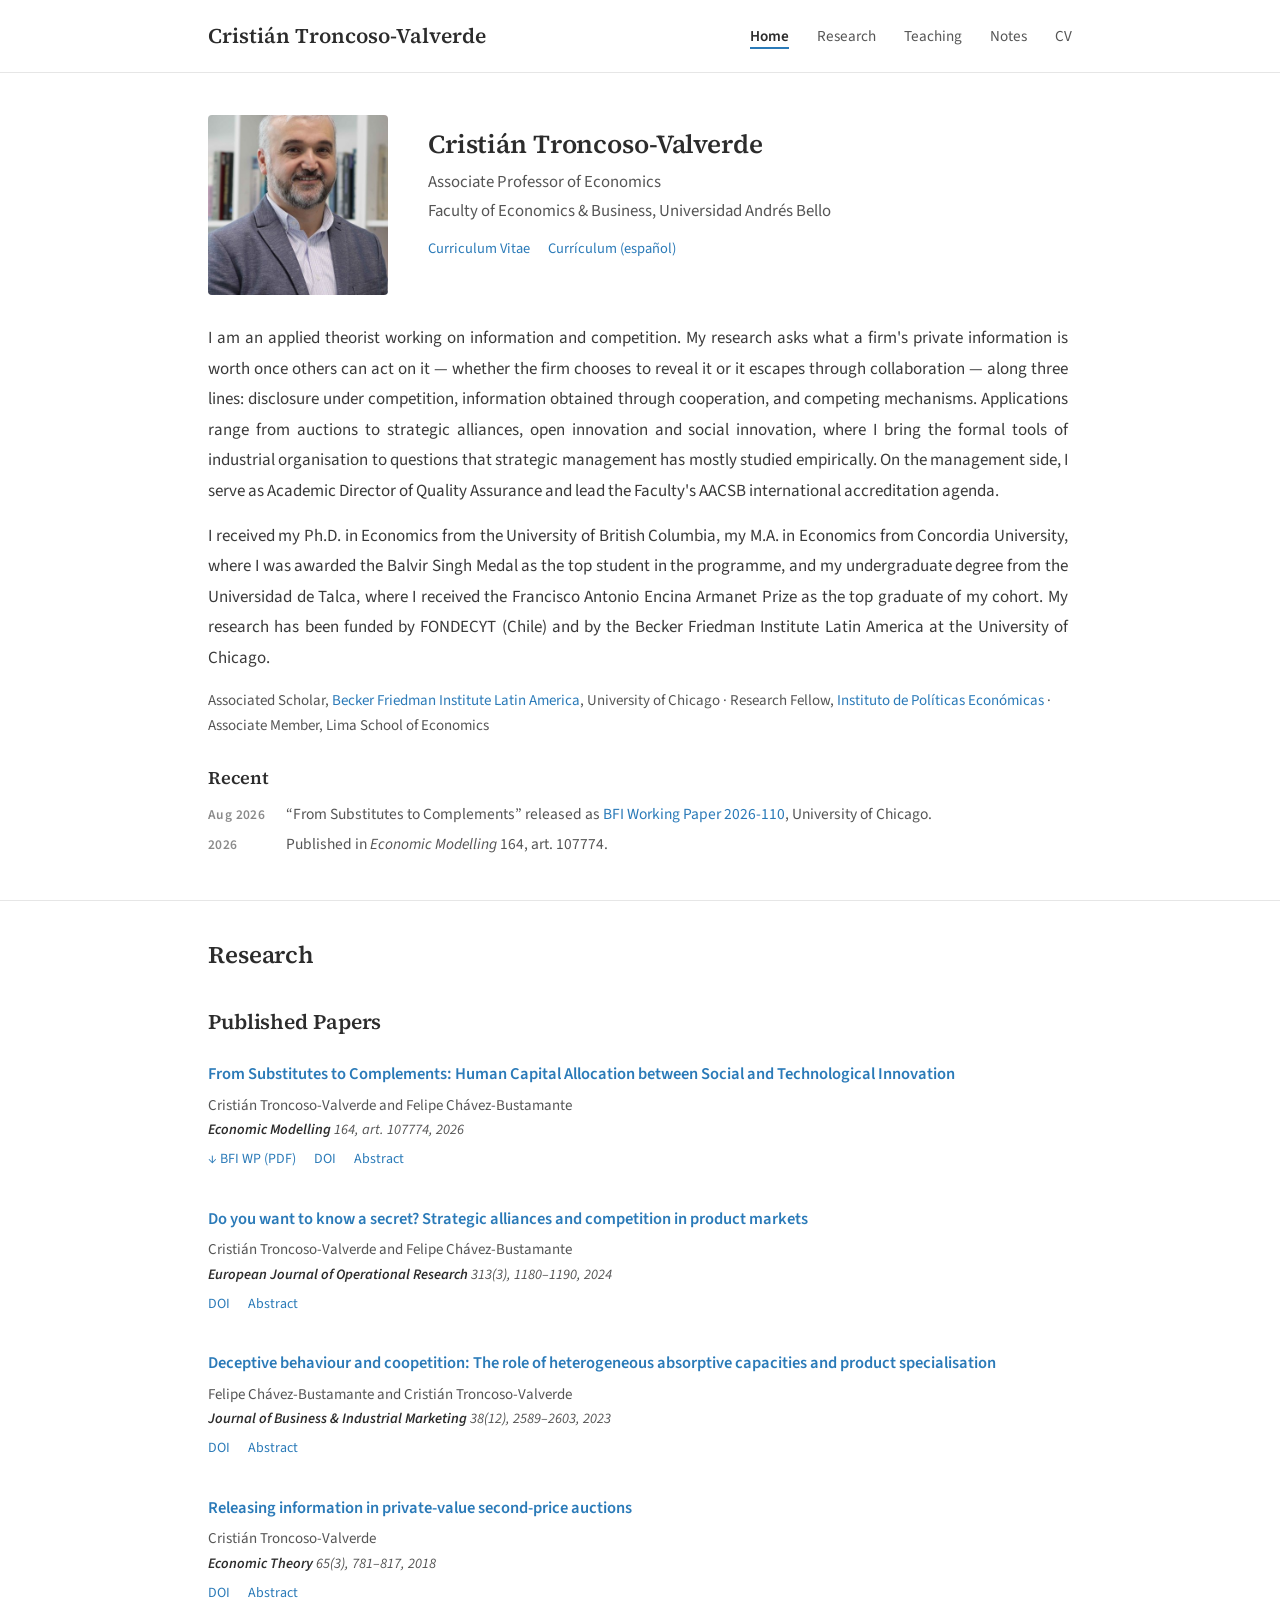
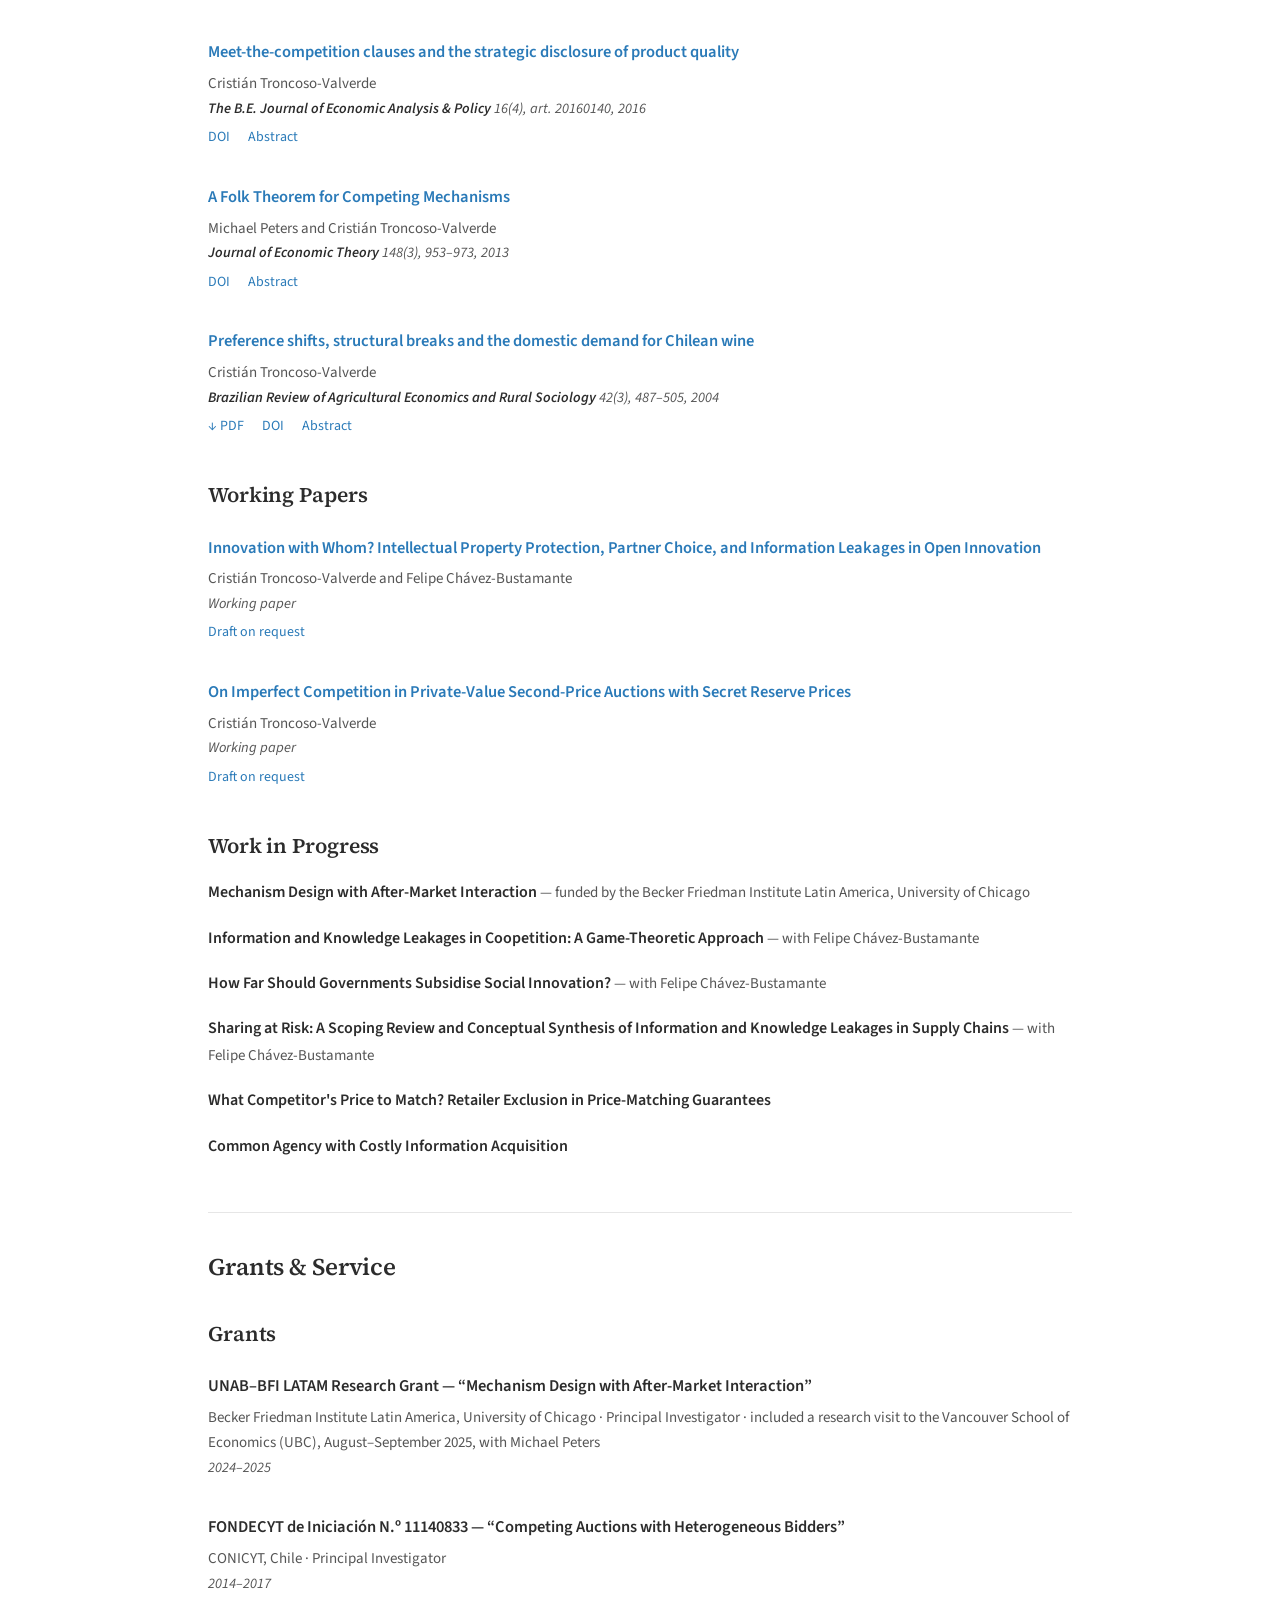
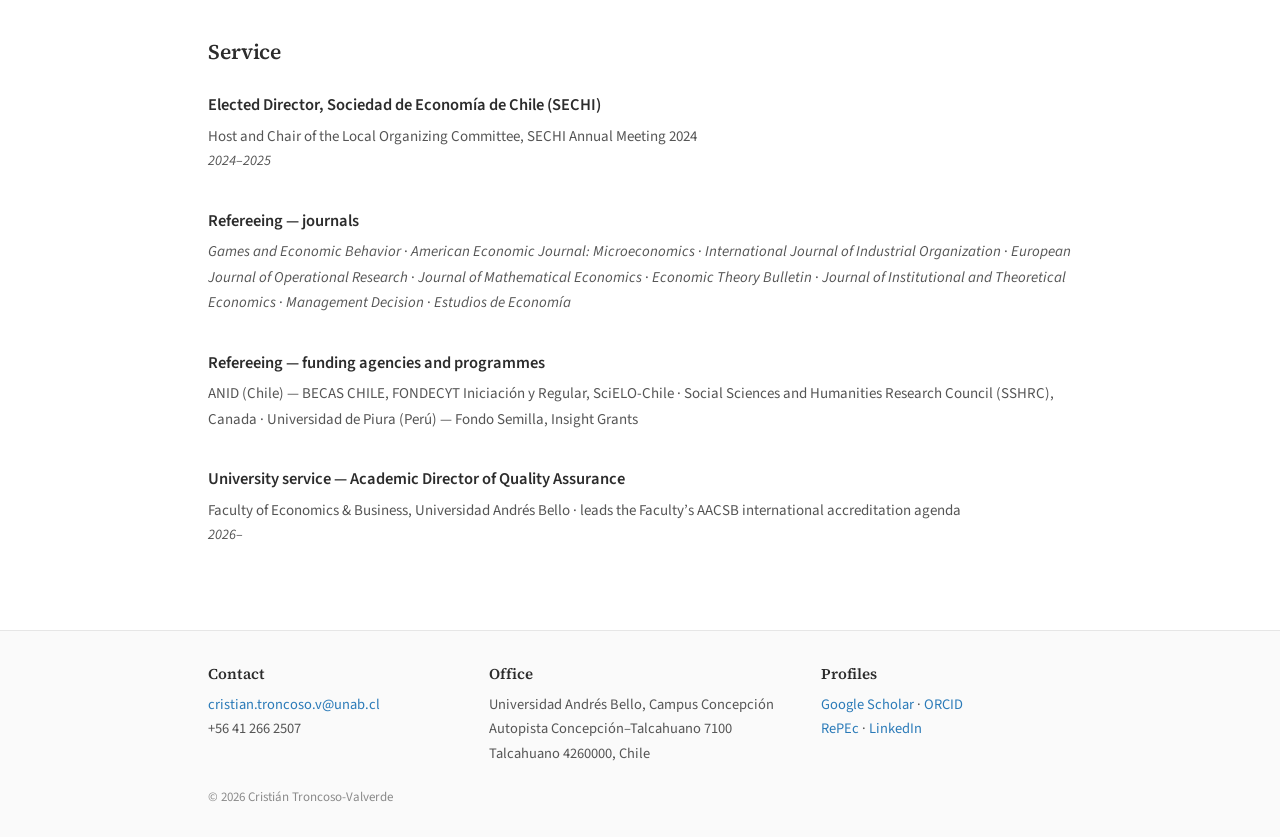
<file: index.html>
<!doctype html>
<html lang="en">
<head>
<meta charset="utf-8">
<meta name="viewport" content="width=device-width, initial-scale=1">
<title>Cristián Troncoso-Valverde — Associate Professor of Economics</title>
<meta name="description" content="Associate Professor of Economics at Universidad Andrés Bello. Information and mechanism design, industrial organization and applied theory.">
<link rel="canonical" href="https://ctroncoso-valverde.github.io/">
<meta property="og:type" content="profile">
<meta property="og:title" content="Cristián Troncoso-Valverde — Associate Professor of Economics">
<meta property="og:description" content="Associate Professor of Economics at Universidad Andrés Bello. Information and mechanism design, industrial organization and applied theory.">
<meta property="og:url" content="https://ctroncoso-valverde.github.io/">
<meta property="og:image" content="https://ctroncoso-valverde.github.io/assets/photo.jpg">
<meta name="twitter:card" content="summary">
<link rel="stylesheet" href="assets/style.css">
<script type="application/ld+json">
{"@context":"https://schema.org","@type":"Person","name":"Cristi\u00e1n Troncoso-Valverde",
"jobTitle":"Associate Professor of Economics","email":"mailto:cristian.troncoso.v@unab.cl",
"url":"https://ctroncoso-valverde.github.io/","image":"https://ctroncoso-valverde.github.io/assets/photo.jpg",
"affiliation":{"@type":"Organization","name":"Universidad Andr\u00e9s Bello, Faculty of Economics and Business"},
"alumniOf":[{"@type":"Organization","name":"The University of British Columbia"},
{"@type":"Organization","name":"Concordia University"},{"@type":"Organization","name":"Universidad de Talca"}],
"knowsAbout":["Information design","Mechanism design","Industrial organization","Applied microeconomic theory"],
"sameAs":["https://orcid.org/0000-0001-8231-6727","https://scholar.google.com/citations?user=-qR7iWAAAAAJ&hl=en","https://ideas.repec.org/e/ptr167.html","https://www.linkedin.com/in/cristi%C3%A1n-troncoso-valverde-75929161"]}
</script>
</head>
<body>
<header><div class="w"><a class="brand" href="index.html">Cristián Troncoso-Valverde</a>
<nav><a href="index.html" class="on">Home</a><a href="research.html">Research</a><a href="teaching.html">Teaching</a><a href="notes.html">Notes</a><a href="files/cv-en.pdf">CV</a></nav></div></header>
<main>
<div class="hero"><div class="w"><div class="id"><img src="[data-uri]" alt="Cristián Troncoso-Valverde">
 <div><h1>Cristián Troncoso-Valverde</h1>
 <p class="t">Associate Professor of Economics<br>Faculty of Economics &amp; Business, Universidad Andrés Bello</p>
 <p class="cvl"><a href="files/cv-en.pdf">Curriculum Vitae</a><a href="files/cv-es.pdf">Currículum (español)</a></p></div></div>
<p class="bio">I am an applied theorist working on information and competition. My research asks what a firm's private information is worth once others can act on it — whether the firm chooses to reveal it or it escapes through collaboration — along three lines: disclosure under competition, information obtained through cooperation, and competing mechanisms. Appli&shy;cations range from auctions to strategic alliances, open innovation and social innovation, where I bring the formal tools of industrial organisation to questions that strategic management has mostly studied empirically. On the management side, I serve as Academic Director of Quality Assurance and lead the Faculty's AACSB international accreditation agenda.</p>
<p class="bio">I received my Ph.D. in Economics from the University of British Columbia, my M.A. in Economics from Concordia University, where I was awarded the Balvir Singh Medal as the top student in the programme, and my undergraduate degree from the Universidad de Talca, where I received the Francisco Antonio Encina Armanet Prize as the top graduate of my cohort. My research has been funded by FONDECYT (Chile) and by the Becker Friedman Institute Latin America at the University of Chicago.</p>
<p class="aff">Associated Scholar, <a href="https://bfi.uchicago.edu/centers-programs/becker-friedman-institute-latin-america/">Becker Friedman Institute Latin America</a>, University of Chicago · Research Fellow, <a href="https://ipe.unab.cl/">Instituto de Políticas Económicas</a> · Associate Member, Lima School of Economics</p>
<div class="recent"><h4>Recent</h4>
 <p><span>Aug 2026</span>“From Substitutes to Complements” released as <a href="https://bfi.uchicago.edu/wp-content/uploads/2026/08/BFI_WP_2026-110.pdf">BFI Working Paper 2026-110</a>, University of Chicago.</p>
 <p><span>2026</span>Published in <i>Economic Modelling</i> 164, art. 107774.</p></div></div></div><div class="w body"><h2>Research</h2><h3>Published Papers</h3><div class="pp" data-l="ic"><a class="pt" href="https://doi.org/10.1016/j.econmod.2026.107774">From Substitutes to Complements: Human Capital Allocation between Social and Technological Innovation</a><div class="pa">Cristián Troncoso-Valverde and Felipe Chávez-Bustamante</div><div class="pv"><b>Economic Modelling</b> 164, art. 107774, 2026</div><div class="pl"><a href="https://bfi.uchicago.edu/wp-content/uploads/2026/08/BFI_WP_2026-110.pdf">↓ BFI WP (PDF)</a><a href="https://doi.org/10.1016/j.econmod.2026.107774">DOI</a><a class="abt" href="#" data-a="h1">Abstract</a></div><div class="abx" id="h1" hidden><p>Firms face a fundamental challenge when allocating scarce human capital between proprietary technological efficiency and social innovation. Social initiatives such as ethical sourcing and circular supply chains help build brand identity and differentiate products, but the transparency they require inevitably leaks operational know-how to competitors. We formalise the strategic relationship between these two investments and show that it is not static: at low commitment levels, the spillover dominates and the two paths act as strategic substitutes, while past a critical threshold, the resulting differentiation softens competition and amplifies the returns to technological investments, turning them into strategic complements. The transition is robust to Bertrand pricing, oligopolistic competition, and fully symmetric games. From a welfare standpoint, the market undersupplies social innovation throughout, and two talent-targeted Pigouvian subsidies exactly close the gap, offering a tractable benchmark for policy design in industries where sustainability and efficiency increasingly converge.</p></div></div><div class="pp" data-l="ic"><a class="pt" href="https://doi.org/10.1016/j.ejor.2023.10.004">Do you want to know a secret? Strategic alliances and competition in product markets</a><div class="pa">Cristián Troncoso-Valverde and Felipe Chávez-Bustamante</div><div class="pv"><b>European Journal of Operational Research</b> 313(3), 1180–1190, 2024</div><div class="pl"><a href="https://doi.org/10.1016/j.ejor.2023.10.004">DOI</a><a class="abt" href="#" data-a="h2">Abstract</a></div><div class="abx" id="h2" hidden><p>Strategic alliances make firms' boundaries permeable to information leakages that may benefit the competitive position of partnering firms. In this paper, we examine the implications of information leakage on the incentives to join a strategic alliance and the nature of competition in the product market. We show that information leakage can trigger opportunistic behaviours in which firms engage in unprofitable alliances simply because the possibility of learning sensitive information about their competitors increases the expected private rents that firms earn when competing in the product market. Thus, our findings uncover a purely informational mechanism through which information leakage affects the incentives to join a strategic alliance that does not rely on the firm's ability to absorb spillovers from other firms. We also show that the incentives to devise alliances to gain access to the partner's sensitive private information may remain even if the negatively affected firm can pursue compensation for the damage that this deceptive business practice may cause.</p></div></div><div class="pp" data-l="ic"><a class="pt" href="https://doi.org/10.1108/JBIM-05-2022-0215">Deceptive behaviour and coopetition: The role of heterogeneous absorptive capacities and product specialisation</a><div class="pa">Felipe Chávez-Bustamante and Cristián Troncoso-Valverde</div><div class="pv"><b>Journal of Business &amp; Industrial Marketing</b> 38(12), 2589–2603, 2023</div><div class="pl"><a href="https://doi.org/10.1108/JBIM-05-2022-0215">DOI</a><a class="abt" href="#" data-a="h3">Abstract</a></div><div class="abx" id="h3" hidden><p>This paper aims to study the role of absorptive capacities in coopetitive alliances that involve leakages of sensitive private knowledge regarding firms' production processes.</p><p>This paper uses a game theoretic approach to model a differentiated product market in which two firms asymmetrically informed about the economic value of a business opportunity must cooperate to exploit this opportunity. Under coopetition, firms gain access to their partners' core knowledge as the result of inevitable leakages of information. Firms differ in their absorptive capacities, which affects their abilities to leverage this new knowledge outside the collaborative activity.</p><p>Firms with superior absorptive capacities are more likely to devise alliances whose purpose is to gain access to their partners' core knowledge. This opportunistic behaviour does not disappear even if firms compensate their partners for the damages caused by this deceptive business practice. This paper also finds that a highly specialised product safeguards firms with limited absorptive capacities against these opportunistic behaviours.</p><p>This paper provides a theoretical analysis of the role that absorptive capacities and product specialisation play in influencing the emergence of opportunistic behaviours in coopetitive alliances. The theoretical analysis underscores the extent to which the risk of opportunism associated with the exploitation of a partner's specific core knowledge outside the scope of the cooperative activity affects not only the nature and intensity of market competition but also the incentives to pursue coopetitive alliances.</p></div></div><div class="pp" data-l="dc"><a class="pt" href="https://doi.org/10.1007/s00199-017-1039-y">Releasing information in private-value second-price auctions</a><div class="pa">Cristián Troncoso-Valverde</div><div class="pv"><b>Economic Theory</b> 65(3), 781–817, 2018</div><div class="pl"><a href="https://doi.org/10.1007/s00199-017-1039-y">DOI</a><a class="abt" href="#" data-a="h4">Abstract</a></div><div class="abx" id="h4" hidden><p>I investigate the incentives to release information in markets in which auctioneers running second-price auctions compete for buyers by releasing information about their products before buyers decide in which auction they wish to participate. I provide sufficient conditions for the existence of an equilibrium in which both sellers release information even if there are only two buyers in the market. This result is in contrast to previous findings reported in the literature showing that the optimal decision for a monopolist facing a fixed set of two buyers is to not release any information. Thus, the results of the paper suggest that competition between auctioneers strengthens the incentives to release information in markets in which selling mechanisms are second-price auctions.</p></div></div><div class="pp" data-l="dc"><a class="pt" href="https://doi.org/10.1515/bejeap-2016-0140">Meet-the-competition clauses and the strategic disclosure of product quality</a><div class="pa">Cristián Troncoso-Valverde</div><div class="pv"><b>The B.E. Journal of Economic Analysis &amp; Policy</b> 16(4), art. 20160140, 2016</div><div class="pl"><a href="https://doi.org/10.1515/bejeap-2016-0140">DOI</a><a class="abt" href="#" data-a="h5">Abstract</a></div><div class="abx" id="h5" hidden><p>I examine the implications of meet-the-competition clauses (MCCs) for the strategic disclosure of product quality in a duopoly in which sellers can adopt these clauses before setting their prices. I show that MCCs generate incentives for the disclosure of product quality because these clauses facilitate monopoly pricing in states of nature in which the quality of products is the same. This suggests that MCCs may encourage the disclosure of information because sellers can use them to coordinate their pricing decisions based on the information revealed through disclosure.</p></div></div><div class="pp" data-l="cm"><a class="pt" href="https://doi.org/10.1016/j.jet.2013.01.001">A Folk Theorem for Competing Mechanisms</a><div class="pa">Michael Peters and Cristián Troncoso-Valverde</div><div class="pv"><b>Journal of Economic Theory</b> 148(3), 953–973, 2013</div><div class="pl"><a href="https://doi.org/10.1016/j.jet.2013.01.001">DOI</a><a class="abt" href="#" data-a="h6">Abstract</a></div><div class="abx" id="h6" hidden><p>We provide a partial characterization of the set of outcome functions that can be supported as perfect Bayesian equilibrium in the recommendation game described in T. Yamashita, Mechanism games with multiple principals and three or more agents, <i>Econometrica</i> 78(2) (2010) 791–801. We show that the set of outcome functions that can be supported is at least as large as the set supportable by a mechanism designer in the sense of Myerson (Myerson, 1979). We show how to support random and correlated outcomes as equilibrium outcomes in the recommendation game.</p></div></div><div class="pp" data-l=""><a class="pt" href="https://doi.org/10.22004/ag.econ.342002">Preference shifts, structural breaks and the domestic demand for Chilean wine</a><div class="pa">Cristián Troncoso-Valverde</div><div class="pv"><b>Brazilian Review of Agricultural Economics and Rural Sociology</b> 42(3), 487–505, 2004</div><div class="pl"><a href="https://ageconsearch.umn.edu/record/342002/files/Cristi%C3%A1n%20Troncoso-Valverde.pdf">↓ PDF</a><a href="https://doi.org/10.22004/ag.econ.342002">DOI</a><a class="abt" href="#" data-a="h7">Abstract</a></div><div class="abx" id="h7" hidden><p>This paper investigates possible changes in Chilean domestic consumer preferences for wine through the estimation of a demand function that allows for structural breaks and regime shifts in the cointegrating relationship. Our findings support both higher own–price elasticity and higher substitutability between wine and beer after 1982, when a shift in regime in the demand function is found. We believe our findings might be due to the introduction of an increasing number of wine varieties in Chile during the last two decades. We argue that more wine varieties affect domestic consumer preferences by altering the product diversity available in the domestic market.</p></div></div><h3>Working Papers</h3><div class="pp" data-l="ic"><a class="pt" href="mailto:cristian.troncoso.v@unab.cl">Innovation with Whom? Intellectual Property Protection, Partner Choice, and Information Leakages in Open Innovation</a><div class="pa">Cristián Troncoso-Valverde and Felipe Chávez-Bustamante</div><div class="pv">Working paper</div><div class="pl"><a href="mailto:cristian.troncoso.v@unab.cl">Draft on request</a></div></div><div class="pp" data-l="dc"><a class="pt" href="mailto:cristian.troncoso.v@unab.cl">On Imperfect Competition in Private-Value Second-Price Auctions with Secret Reserve Prices</a><div class="pa">Cristián Troncoso-Valverde</div><div class="pv">Working paper</div><div class="pl"><a href="mailto:cristian.troncoso.v@unab.cl">Draft on request</a></div></div><h3>Work in Progress</h3><div class="pp wip" data-l="cm"><span class="wt">Mechanism Design with After-Market Interaction</span> <span class=wa>— funded by the Becker Friedman Institute Latin America, University of Chicago</span></div><div class="pp wip" data-l="ic"><span class="wt">Information and Knowledge Leakages in Coopetition: A Game-Theoretic Approach</span> <span class=wa>— with Felipe Chávez-Bustamante</span></div><div class="pp wip" data-l="ic"><span class="wt">How Far Should Governments Subsidise Social Innovation?</span> <span class=wa>— with Felipe Chávez-Bustamante</span></div><div class="pp wip" data-l="ic"><span class="wt">Sharing at Risk: A Scoping Review and Conceptual Synthesis of Information and Knowledge Leakages in Supply Chains</span> <span class=wa>— with Felipe Chávez-Bustamante</span></div><div class="pp wip" data-l="dc"><span class="wt">What Competitor's Price to Match? Retailer Exclusion in Price-Matching Guarantees</span></div><div class="pp wip" data-l="cm"><span class="wt">Common Agency with Costly Information Acquisition</span></div><h2 class="sp">Grants &amp; Service</h2><h3>Grants</h3>
<div class="pp"><span class="pt0">UNAB–BFI LATAM Research Grant — “Mechanism Design with After-Market Interaction”</span><div class="pa">Becker Friedman Institute Latin America, University of Chicago · Principal Investigator · included a research visit to the Vancouver School of Economics (UBC), August–September 2025, with Michael Peters</div><div class="pv">2024–2025</div></div>
<div class="pp"><span class="pt0">FONDECYT de Iniciación N.º 11140833 — “Competing Auctions with Heterogeneous Bidders”</span><div class="pa">CONICYT, Chile · Principal Investigator</div><div class="pv">2014–2017</div></div>
<h3>Service</h3>
<div class="pp"><span class="pt0">Elected Director, Sociedad de Economía de Chile (SECHI)</span><div class="pa">Host and Chair of the Local Organizing Committee, SECHI Annual Meeting 2024</div><div class="pv">2024–2025</div></div>
<div class="pp"><span class="pt0">Refereeing — journals</span><div class="pa"><i>Games and Economic Behavior</i> · <i>American Economic Journal: Microeconomics</i> · <i>International Journal of Industrial Organization</i> · <i>European Journal of Operational Research</i> · <i>Journal of Mathematical Economics</i> · <i>Economic Theory Bulletin</i> · <i>Journal of Institutional and Theoretical Economics</i> · <i>Management Decision</i> · <i>Estudios de Economía</i></div></div>
<div class="pp"><span class="pt0">Refereeing — funding agencies and programmes</span><div class="pa">ANID (Chile) — BECAS CHILE, FONDECYT Iniciación y Regular, SciELO-Chile · Social Sciences and Humanities Research Council (SSHRC), Canada · Universidad de Piura (Perú) — Fondo Semilla, Insight Grants</div></div>
<div class="pp"><span class="pt0">University service — Academic Director of Quality Assurance</span><div class="pa">Faculty of Economics &amp; Business, Universidad Andrés Bello · leads the Faculty’s AACSB international accreditation agenda</div><div class="pv">2026–</div></div></div>
</main>
<footer><div class="w"><div class="fc">
<div><h4>Contact</h4><p><a href="mailto:cristian.troncoso.v@unab.cl">cristian.troncoso.v@unab.cl</a><br>+56 41 266 2507</p></div>
<div><h4>Office</h4><p>Universidad Andrés Bello, Campus Concepción<br>Autopista Concepción–Talcahuano 7100<br>Talcahuano 4260000, Chile</p></div>
<div><h4>Profiles</h4><p><a href="https://scholar.google.com/citations?user=-qR7iWAAAAAJ&amp;hl=en">Google Scholar</a> · <a href="https://orcid.org/0000-0001-8231-6727">ORCID</a><br><a href="https://ideas.repec.org/e/ptr167.html">RePEc</a> · <a href="https://www.linkedin.com/in/cristi%C3%A1n-troncoso-valverde-75929161">LinkedIn</a></p></div>
</div><p class="copy">© 2026 Cristián Troncoso-Valverde</p></div></footer>
<script src="assets/site.js"></script>
</body>
</html>
</file>
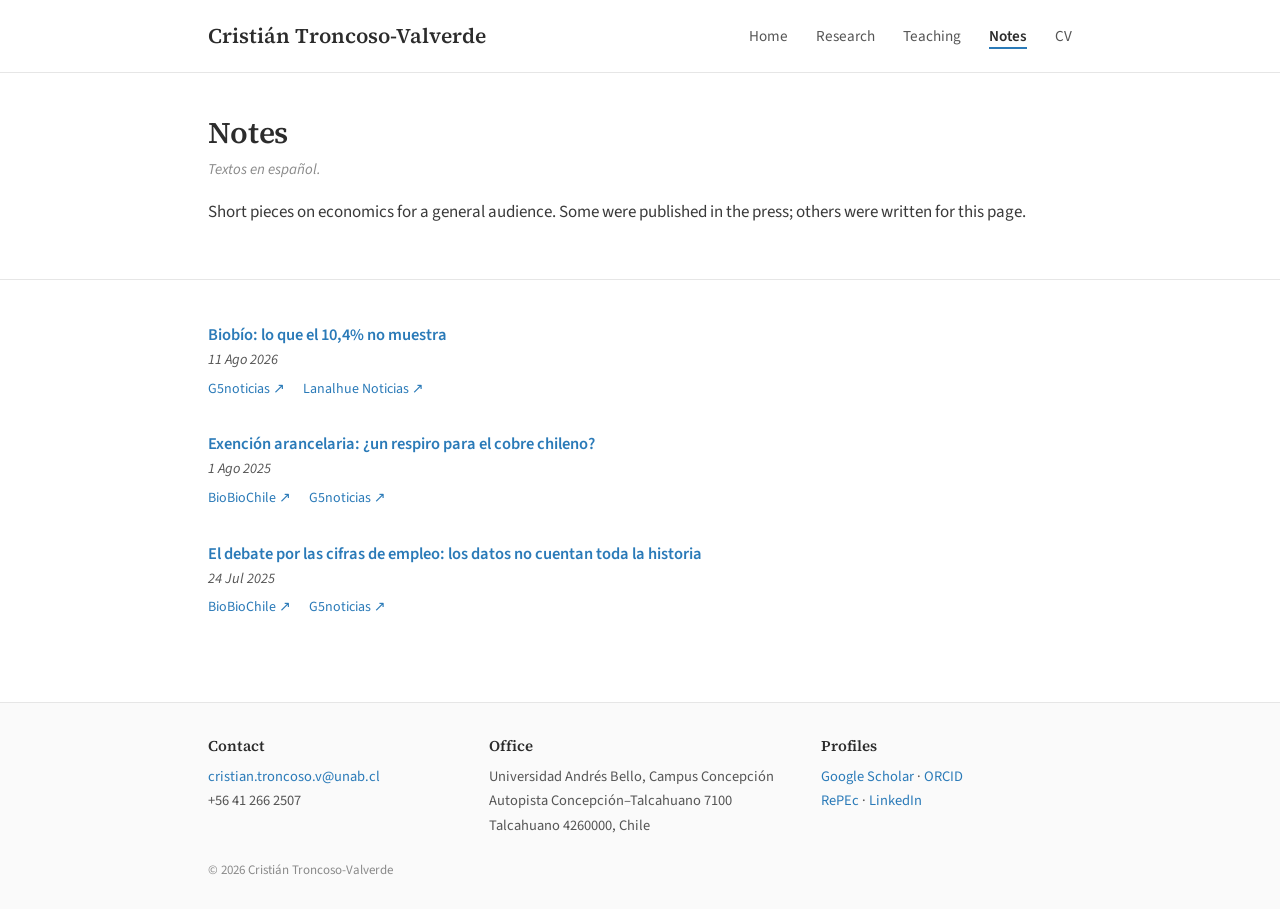
<file: notes.html>
<!doctype html>
<html lang="en">
<head>
<meta charset="utf-8">
<meta name="viewport" content="width=device-width, initial-scale=1">
<title>Notes — Cristián Troncoso-Valverde</title>
<meta name="description" content="Short pieces on economics for a general audience, written in Spanish. Some were published in the press; others were written for this page.">
<link rel="canonical" href="https://ctroncoso-valverde.github.io/notes.html">
<meta property="og:type" content="profile">
<meta property="og:title" content="Notes — Cristián Troncoso-Valverde">
<meta property="og:description" content="Short pieces on economics for a general audience, written in Spanish.">
<meta property="og:url" content="https://ctroncoso-valverde.github.io/notes.html">
<meta property="og:image" content="https://ctroncoso-valverde.github.io/assets/photo.jpg">
<meta name="twitter:card" content="summary">
<link rel="stylesheet" href="assets/style.css">
</head>
<body>
<header><div class="w"><a class="brand" href="index.html">Cristián Troncoso-Valverde</a>
<nav><a href="index.html">Home</a><a href="research.html">Research</a><a href="teaching.html">Teaching</a><a href="notes.html" class="on">Notes</a><a href="files/cv-en.pdf">CV</a></nav></div></header>
<main>
<div class="hero"><div class="w"><h1>Notes</h1><p class="sub">Textos en español.</p>
<p class="bio">Short pieces on economics for a general audience. Some were published in the press; others were written for this page.</p></div></div><div class="w body"><div class="notes">
<!-- NOTES:START -->
    <div class="row" data-date="2026-08-11"><div class="d">11 Ago 2026</div>
      <p class="ti"><a href="https://g5noticias.cl/2026/08/11/biobio-lo-que-el-104-no-muestra-por-cristian-troncoso-valverde-profesor-asociado-facultad-de-economia-y-negocios-universidad-andres-bello/">Biobío: lo que el 10,4% no muestra</a></p>
      <div class="lk"><a class="ext" href="https://g5noticias.cl/2026/08/11/biobio-lo-que-el-104-no-muestra-por-cristian-troncoso-valverde-profesor-asociado-facultad-de-economia-y-negocios-universidad-andres-bello/">G5noticias</a><a class="ext" href="https://www.lanalhuenoticias.cl/leenota.php?noti=17923">Lanalhue Noticias</a></div></div>
    <div class="row" data-date="2025-08-01"><div class="d">1 Ago 2025</div>
      <p class="ti"><a href="https://www.biobiochile.cl/noticias/opinion/tu-voz/2025/08/01/arancel-al-cobre-eeuu-chile-economia.shtml">Exención arancelaria: ¿un respiro para el cobre chileno?</a></p>
      <div class="lk"><a class="ext" href="https://www.biobiochile.cl/noticias/opinion/tu-voz/2025/08/01/arancel-al-cobre-eeuu-chile-economia.shtml">BioBioChile</a><a class="ext" href="https://g5noticias.cl/2025/08/03/exencion-arancelaria-un-respiro-para-el-cobre-chileno-por-cristian-troncoso-valverde-instituto-de-politicas-economicas-facultad-de-economia-y-negocios-universidad-andres-bello/">G5noticias</a></div></div>
    <div class="row" data-date="2025-07-24"><div class="d">24 Jul 2025</div>
      <p class="ti"><a href="https://www.biobiochile.cl/noticias/opinion/tu-voz/2025/07/24/debate-por-cifras-de-empleo-jara-matthei.shtml">El debate por las cifras de empleo: los datos no cuentan toda la historia</a></p>
      <div class="lk"><a class="ext" href="https://www.biobiochile.cl/noticias/opinion/tu-voz/2025/07/24/debate-por-cifras-de-empleo-jara-matthei.shtml">BioBioChile</a><a class="ext" href="https://g5noticias.cl/2025/07/25/el-debate-por-las-cifras-de-empleo-por-cristian-troncoso-valverde-instituto-de-politicas-economicas-facultad-de-economia-y-negocios-universidad-andres-bello/">G5noticias</a></div></div>
<!-- NOTES:END -->
</div></div>
</main>
<footer><div class="w"><div class="fc">
<div><h4>Contact</h4><p><a href="mailto:cristian.troncoso.v@unab.cl">cristian.troncoso.v@unab.cl</a><br>+56 41 266 2507</p></div>
<div><h4>Office</h4><p>Universidad Andrés Bello, Campus Concepción<br>Autopista Concepción–Talcahuano 7100<br>Talcahuano 4260000, Chile</p></div>
<div><h4>Profiles</h4><p><a href="https://scholar.google.com/citations?user=-qR7iWAAAAAJ&amp;hl=en">Google Scholar</a> · <a href="https://orcid.org/0000-0001-8231-6727">ORCID</a><br><a href="https://ideas.repec.org/e/ptr167.html">RePEc</a> · <a href="https://www.linkedin.com/in/cristi%C3%A1n-troncoso-valverde-75929161">LinkedIn</a></p></div>
</div><p class="copy">© 2026 Cristián Troncoso-Valverde</p></div></footer>
</body>
</html>
</file>
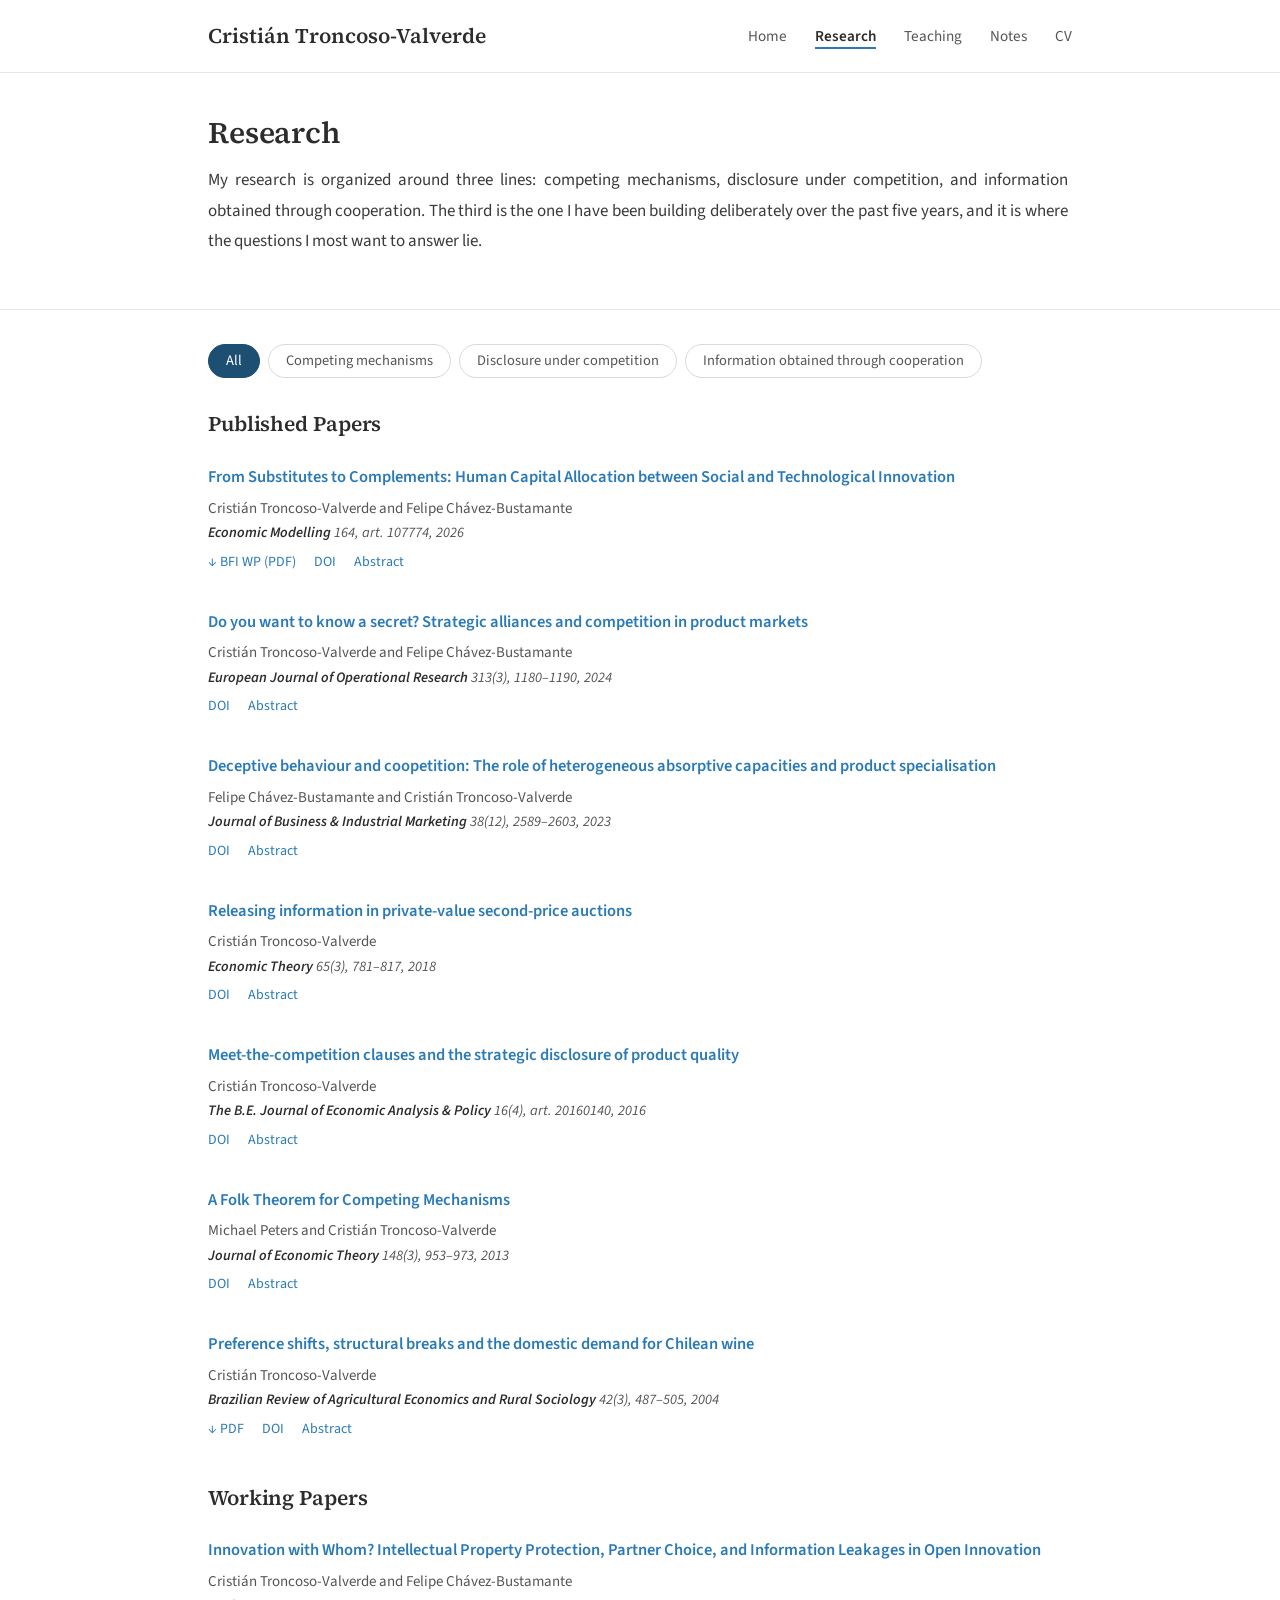
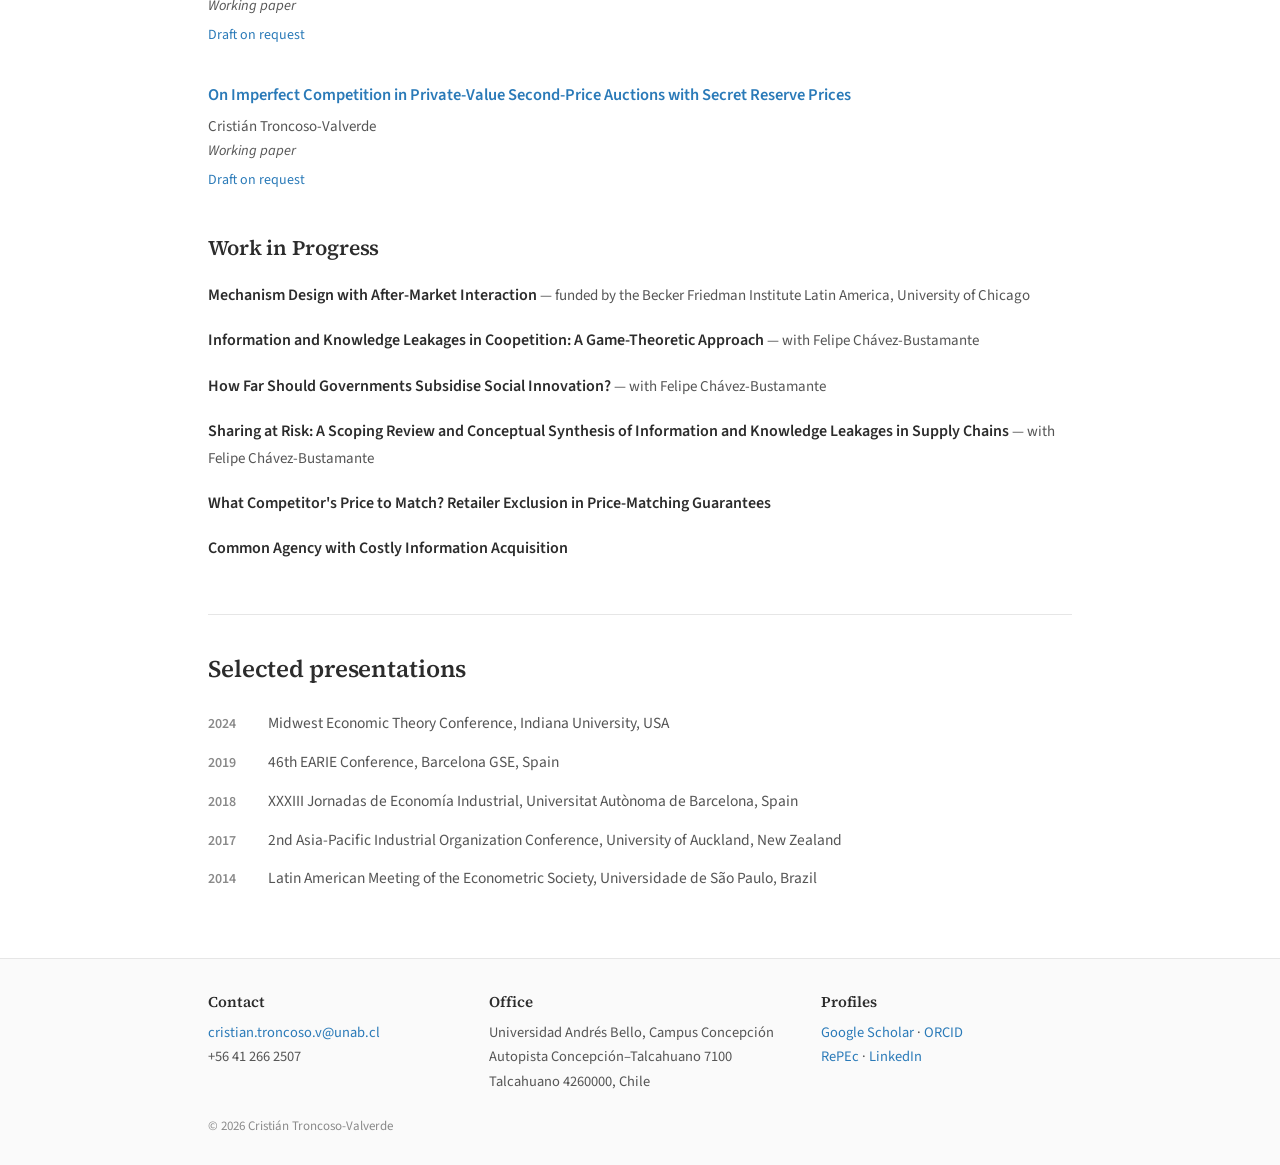
<file: research.html>
<!doctype html>
<html lang="en">
<head>
<meta charset="utf-8">
<meta name="viewport" content="width=device-width, initial-scale=1">
<title>Research — Cristián Troncoso-Valverde</title>
<meta name="description" content="Three research lines: competing mechanisms, disclosure under competition, and information obtained through cooperation.">
<link rel="canonical" href="https://ctroncoso-valverde.github.io/research.html">
<meta property="og:type" content="profile">
<meta property="og:title" content="Research — Cristián Troncoso-Valverde">
<meta property="og:description" content="Three research lines: competing mechanisms, disclosure under competition, and information obtained through cooperation.">
<meta property="og:url" content="https://ctroncoso-valverde.github.io/research.html">
<meta property="og:image" content="https://ctroncoso-valverde.github.io/assets/photo.jpg">
<meta name="twitter:card" content="summary">
<link rel="stylesheet" href="assets/style.css">
</head>
<body>
<header><div class="w"><a class="brand" href="index.html">Cristián Troncoso-Valverde</a>
<nav><a href="index.html">Home</a><a href="research.html" class="on">Research</a><a href="teaching.html">Teaching</a><a href="notes.html">Notes</a><a href="files/cv-en.pdf">CV</a></nav></div></header>
<main>
<div class="hero"><div class="w"><h1>Research</h1>
<p class="bio">My research is organized around three lines: competing mechanisms, disclosure under competition, and information obtained through cooperation. The third is the one I have been building deliberately over the past five years, and it is where the questions I most want to answer lie.</p></div></div><div class="w body"><div class="chips"><button class="on" data-f="all">All</button><button data-f="cm">Competing mechanisms</button><button data-f="dc">Disclosure under competition</button><button data-f="ic">Information obtained through cooperation</button></div>
<div class="flt"><div class="grp"><h3>Published Papers</h3><div class="pp" data-l="ic"><a class="pt" href="https://doi.org/10.1016/j.econmod.2026.107774">From Substitutes to Complements: Human Capital Allocation between Social and Technological Innovation</a><div class="pa">Cristián Troncoso-Valverde and Felipe Chávez-Bustamante</div><div class="pv"><b>Economic Modelling</b> 164, art. 107774, 2026</div><div class="pl"><a href="https://bfi.uchicago.edu/wp-content/uploads/2026/08/BFI_WP_2026-110.pdf">↓ BFI WP (PDF)</a><a href="https://doi.org/10.1016/j.econmod.2026.107774">DOI</a><a class="abt" href="#" data-a="r8">Abstract</a></div><div class="abx" id="r8" hidden><p>Firms face a fundamental challenge when allocating scarce human capital between proprietary technological efficiency and social innovation. Social initiatives such as ethical sourcing and circular supply chains help build brand identity and differentiate products, but the transparency they require inevitably leaks operational know-how to competitors. We formalise the strategic relationship between these two investments and show that it is not static: at low commitment levels, the spillover dominates and the two paths act as strategic substitutes, while past a critical threshold, the resulting differentiation softens competition and amplifies the returns to technological investments, turning them into strategic complements. The transition is robust to Bertrand pricing, oligopolistic competition, and fully symmetric games. From a welfare standpoint, the market undersupplies social innovation throughout, and two talent-targeted Pigouvian subsidies exactly close the gap, offering a tractable benchmark for policy design in industries where sustainability and efficiency increasingly converge.</p></div></div><div class="pp" data-l="ic"><a class="pt" href="https://doi.org/10.1016/j.ejor.2023.10.004">Do you want to know a secret? Strategic alliances and competition in product markets</a><div class="pa">Cristián Troncoso-Valverde and Felipe Chávez-Bustamante</div><div class="pv"><b>European Journal of Operational Research</b> 313(3), 1180–1190, 2024</div><div class="pl"><a href="https://doi.org/10.1016/j.ejor.2023.10.004">DOI</a><a class="abt" href="#" data-a="r9">Abstract</a></div><div class="abx" id="r9" hidden><p>Strategic alliances make firms' boundaries permeable to information leakages that may benefit the competitive position of partnering firms. In this paper, we examine the implications of information leakage on the incentives to join a strategic alliance and the nature of competition in the product market. We show that information leakage can trigger opportunistic behaviours in which firms engage in unprofitable alliances simply because the possibility of learning sensitive information about their competitors increases the expected private rents that firms earn when competing in the product market. Thus, our findings uncover a purely informational mechanism through which information leakage affects the incentives to join a strategic alliance that does not rely on the firm's ability to absorb spillovers from other firms. We also show that the incentives to devise alliances to gain access to the partner's sensitive private information may remain even if the negatively affected firm can pursue compensation for the damage that this deceptive business practice may cause.</p></div></div><div class="pp" data-l="ic"><a class="pt" href="https://doi.org/10.1108/JBIM-05-2022-0215">Deceptive behaviour and coopetition: The role of heterogeneous absorptive capacities and product specialisation</a><div class="pa">Felipe Chávez-Bustamante and Cristián Troncoso-Valverde</div><div class="pv"><b>Journal of Business &amp; Industrial Marketing</b> 38(12), 2589–2603, 2023</div><div class="pl"><a href="https://doi.org/10.1108/JBIM-05-2022-0215">DOI</a><a class="abt" href="#" data-a="r10">Abstract</a></div><div class="abx" id="r10" hidden><p>This paper aims to study the role of absorptive capacities in coopetitive alliances that involve leakages of sensitive private knowledge regarding firms' production processes.</p><p>This paper uses a game theoretic approach to model a differentiated product market in which two firms asymmetrically informed about the economic value of a business opportunity must cooperate to exploit this opportunity. Under coopetition, firms gain access to their partners' core knowledge as the result of inevitable leakages of information. Firms differ in their absorptive capacities, which affects their abilities to leverage this new knowledge outside the collaborative activity.</p><p>Firms with superior absorptive capacities are more likely to devise alliances whose purpose is to gain access to their partners' core knowledge. This opportunistic behaviour does not disappear even if firms compensate their partners for the damages caused by this deceptive business practice. This paper also finds that a highly specialised product safeguards firms with limited absorptive capacities against these opportunistic behaviours.</p><p>This paper provides a theoretical analysis of the role that absorptive capacities and product specialisation play in influencing the emergence of opportunistic behaviours in coopetitive alliances. The theoretical analysis underscores the extent to which the risk of opportunism associated with the exploitation of a partner's specific core knowledge outside the scope of the cooperative activity affects not only the nature and intensity of market competition but also the incentives to pursue coopetitive alliances.</p></div></div><div class="pp" data-l="dc"><a class="pt" href="https://doi.org/10.1007/s00199-017-1039-y">Releasing information in private-value second-price auctions</a><div class="pa">Cristián Troncoso-Valverde</div><div class="pv"><b>Economic Theory</b> 65(3), 781–817, 2018</div><div class="pl"><a href="https://doi.org/10.1007/s00199-017-1039-y">DOI</a><a class="abt" href="#" data-a="r11">Abstract</a></div><div class="abx" id="r11" hidden><p>I investigate the incentives to release information in markets in which auctioneers running second-price auctions compete for buyers by releasing information about their products before buyers decide in which auction they wish to participate. I provide sufficient conditions for the existence of an equilibrium in which both sellers release information even if there are only two buyers in the market. This result is in contrast to previous findings reported in the literature showing that the optimal decision for a monopolist facing a fixed set of two buyers is to not release any information. Thus, the results of the paper suggest that competition between auctioneers strengthens the incentives to release information in markets in which selling mechanisms are second-price auctions.</p></div></div><div class="pp" data-l="dc"><a class="pt" href="https://doi.org/10.1515/bejeap-2016-0140">Meet-the-competition clauses and the strategic disclosure of product quality</a><div class="pa">Cristián Troncoso-Valverde</div><div class="pv"><b>The B.E. Journal of Economic Analysis &amp; Policy</b> 16(4), art. 20160140, 2016</div><div class="pl"><a href="https://doi.org/10.1515/bejeap-2016-0140">DOI</a><a class="abt" href="#" data-a="r12">Abstract</a></div><div class="abx" id="r12" hidden><p>I examine the implications of meet-the-competition clauses (MCCs) for the strategic disclosure of product quality in a duopoly in which sellers can adopt these clauses before setting their prices. I show that MCCs generate incentives for the disclosure of product quality because these clauses facilitate monopoly pricing in states of nature in which the quality of products is the same. This suggests that MCCs may encourage the disclosure of information because sellers can use them to coordinate their pricing decisions based on the information revealed through disclosure.</p></div></div><div class="pp" data-l="cm"><a class="pt" href="https://doi.org/10.1016/j.jet.2013.01.001">A Folk Theorem for Competing Mechanisms</a><div class="pa">Michael Peters and Cristián Troncoso-Valverde</div><div class="pv"><b>Journal of Economic Theory</b> 148(3), 953–973, 2013</div><div class="pl"><a href="https://doi.org/10.1016/j.jet.2013.01.001">DOI</a><a class="abt" href="#" data-a="r13">Abstract</a></div><div class="abx" id="r13" hidden><p>We provide a partial characterization of the set of outcome functions that can be supported as perfect Bayesian equilibrium in the recommendation game described in T. Yamashita, Mechanism games with multiple principals and three or more agents, <i>Econometrica</i> 78(2) (2010) 791–801. We show that the set of outcome functions that can be supported is at least as large as the set supportable by a mechanism designer in the sense of Myerson (Myerson, 1979). We show how to support random and correlated outcomes as equilibrium outcomes in the recommendation game.</p></div></div><div class="pp" data-l=""><a class="pt" href="https://doi.org/10.22004/ag.econ.342002">Preference shifts, structural breaks and the domestic demand for Chilean wine</a><div class="pa">Cristián Troncoso-Valverde</div><div class="pv"><b>Brazilian Review of Agricultural Economics and Rural Sociology</b> 42(3), 487–505, 2004</div><div class="pl"><a href="https://ageconsearch.umn.edu/record/342002/files/Cristi%C3%A1n%20Troncoso-Valverde.pdf">↓ PDF</a><a href="https://doi.org/10.22004/ag.econ.342002">DOI</a><a class="abt" href="#" data-a="r14">Abstract</a></div><div class="abx" id="r14" hidden><p>This paper investigates possible changes in Chilean domestic consumer preferences for wine through the estimation of a demand function that allows for structural breaks and regime shifts in the cointegrating relationship. Our findings support both higher own–price elasticity and higher substitutability between wine and beer after 1982, when a shift in regime in the demand function is found. We believe our findings might be due to the introduction of an increasing number of wine varieties in Chile during the last two decades. We argue that more wine varieties affect domestic consumer preferences by altering the product diversity available in the domestic market.</p></div></div></div><div class="grp"><h3>Working Papers</h3><div class="pp" data-l="ic"><a class="pt" href="mailto:cristian.troncoso.v@unab.cl">Innovation with Whom? Intellectual Property Protection, Partner Choice, and Information Leakages in Open Innovation</a><div class="pa">Cristián Troncoso-Valverde and Felipe Chávez-Bustamante</div><div class="pv">Working paper</div><div class="pl"><a href="mailto:cristian.troncoso.v@unab.cl">Draft on request</a></div></div><div class="pp" data-l="dc"><a class="pt" href="mailto:cristian.troncoso.v@unab.cl">On Imperfect Competition in Private-Value Second-Price Auctions with Secret Reserve Prices</a><div class="pa">Cristián Troncoso-Valverde</div><div class="pv">Working paper</div><div class="pl"><a href="mailto:cristian.troncoso.v@unab.cl">Draft on request</a></div></div></div><div class="grp"><h3>Work in Progress</h3><div class="pp wip" data-l="cm"><span class="wt">Mechanism Design with After-Market Interaction</span> <span class=wa>— funded by the Becker Friedman Institute Latin America, University of Chicago</span></div><div class="pp wip" data-l="ic"><span class="wt">Information and Knowledge Leakages in Coopetition: A Game-Theoretic Approach</span> <span class=wa>— with Felipe Chávez-Bustamante</span></div><div class="pp wip" data-l="ic"><span class="wt">How Far Should Governments Subsidise Social Innovation?</span> <span class=wa>— with Felipe Chávez-Bustamante</span></div><div class="pp wip" data-l="ic"><span class="wt">Sharing at Risk: A Scoping Review and Conceptual Synthesis of Information and Knowledge Leakages in Supply Chains</span> <span class=wa>— with Felipe Chávez-Bustamante</span></div><div class="pp wip" data-l="dc"><span class="wt">What Competitor's Price to Match? Retailer Exclusion in Price-Matching Guarantees</span></div><div class="pp wip" data-l="cm"><span class="wt">Common Agency with Costly Information Acquisition</span></div></div></div>
<h2 class="sp">Selected presentations</h2>
<ul class="talks"><li><span>2024</span>Midwest Economic Theory Conference, Indiana University, USA</li><li><span>2019</span>46th EARIE Conference, Barcelona GSE, Spain</li><li><span>2018</span>XXXIII Jornadas de Economía Industrial, Universitat Autònoma de Barcelona, Spain</li><li><span>2017</span>2nd Asia-Pacific Industrial Organization Conference, University of Auckland, New Zealand</li><li><span>2014</span>Latin American Meeting of the Econometric Society, Universidade de São Paulo, Brazil</li></ul></div>
</main>
<footer><div class="w"><div class="fc">
<div><h4>Contact</h4><p><a href="mailto:cristian.troncoso.v@unab.cl">cristian.troncoso.v@unab.cl</a><br>+56 41 266 2507</p></div>
<div><h4>Office</h4><p>Universidad Andrés Bello, Campus Concepción<br>Autopista Concepción–Talcahuano 7100<br>Talcahuano 4260000, Chile</p></div>
<div><h4>Profiles</h4><p><a href="https://scholar.google.com/citations?user=-qR7iWAAAAAJ&amp;hl=en">Google Scholar</a> · <a href="https://orcid.org/0000-0001-8231-6727">ORCID</a><br><a href="https://ideas.repec.org/e/ptr167.html">RePEc</a> · <a href="https://www.linkedin.com/in/cristi%C3%A1n-troncoso-valverde-75929161">LinkedIn</a></p></div>
</div><p class="copy">© 2026 Cristián Troncoso-Valverde</p></div></footer>
<script src="assets/site.js"></script>
</body>
</html>
</file>
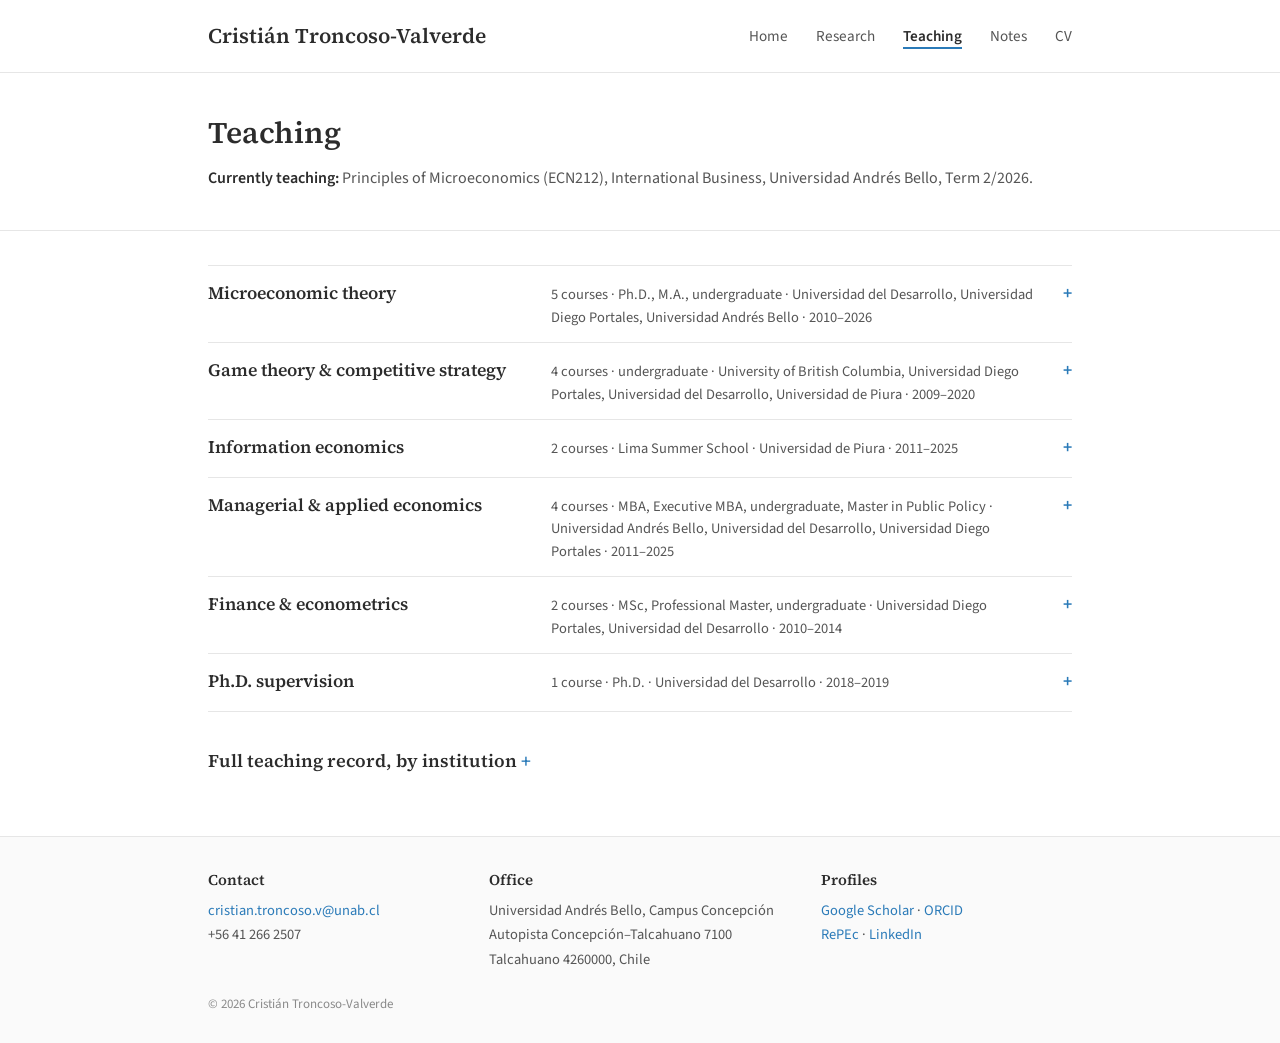
<file: teaching.html>
<!doctype html>
<html lang="en">
<head>
<meta charset="utf-8">
<meta name="viewport" content="width=device-width, initial-scale=1">
<title>Teaching — Cristián Troncoso-Valverde</title>
<meta name="description" content="Courses in microeconomic theory, game theory and applied economics, from undergraduate to Ph.D. level.">
<link rel="canonical" href="https://ctroncoso-valverde.github.io/teaching.html">
<meta property="og:type" content="profile">
<meta property="og:title" content="Teaching — Cristián Troncoso-Valverde">
<meta property="og:description" content="Courses in microeconomic theory, game theory and applied economics, from undergraduate to Ph.D. level.">
<meta property="og:url" content="https://ctroncoso-valverde.github.io/teaching.html">
<meta property="og:image" content="https://ctroncoso-valverde.github.io/assets/photo.jpg">
<meta name="twitter:card" content="summary">
<link rel="stylesheet" href="assets/style.css">
</head>
<body>
<header><div class="w"><a class="brand" href="index.html">Cristián Troncoso-Valverde</a>
<nav><a href="index.html">Home</a><a href="research.html">Research</a><a href="teaching.html" class="on">Teaching</a><a href="notes.html">Notes</a><a href="files/cv-en.pdf">CV</a></nav></div></header>
<main>
<div class="hero"><div class="w"><h1>Teaching</h1>
<p class="cur"><b>Currently teaching:</b> Principles of Microeconomics (ECN212), International Business, Universidad Andrés Bello, Term 2/2026.</p></div></div><div class="w body"><div class="tB"><details><summary><span class="gn">Microeconomic theory</span><span class="gs">5 courses · Ph.D., M.A., undergraduate · Universidad del Desarrollo, Universidad Diego Portales, Universidad Andrés Bello · 2010–2026</span></summary><ul><li><b>Microeconomic Theory I</b> <span>— Ph.D., Universidad del Desarrollo, 2017–2019</span></li><li><b>Microeconomic Theory</b> <span>— M.A., Universidad Diego Portales, 2011–2013</span></li><li><b>Advanced Microeconomics</b> <span>— Undergraduate, Universidad Andrés Bello, 2022–2025</span></li><li><b>Principles of Microeconomics (ECN212)</b> <span>— Undergraduate, International Business, Universidad Andrés Bello, 2026</span></li><li><b>Microeconomics I &amp; II</b> <span>— Undergraduate, Universidad Andrés Bello, Universidad del Desarrollo, Universidad Diego Portales, 2010–2025</span></li></ul></details><details><summary><span class="gn">Game theory &amp; competitive strategy</span><span class="gs">4 courses · undergraduate · University of British Columbia, Universidad Diego Portales, Universidad del Desarrollo, Universidad de Piura · 2009–2020</span></summary><ul><li><b>Introduction to Strategic Thinking (ECON 221)</b> <span>— Undergraduate, University of British Columbia, 2009–2010</span></li><li><b>Game Theory</b> <span>— Undergraduate, Universidad Diego Portales, 2013–2014</span></li><li><b>Industrial Organization &amp; Competitive Strategy</b> <span>— Undergraduate, Universidad del Desarrollo, 2016–2019</span></li><li><b>Market Equilibrium and Market Power</b> <span>— Undergraduate, Universidad de Piura, 2020</span></li></ul></details><details><summary><span class="gn">Information economics</span><span class="gs">2 courses · Lima Summer School · Universidad de Piura · 2011–2025</span></summary><ul><li><b>Asymmetric Information and Incentives: Topics and Applications</b> <span>— Lima Summer School, Universidad de Piura, Feb 2025</span></li><li><b>Economics of Information</b> <span>— Universidad de Piura, 2011</span></li></ul></details><details><summary><span class="gn">Managerial &amp; applied economics</span><span class="gs">4 courses · MBA, Executive MBA, undergraduate, Master in Public Policy · Universidad Andrés Bello, Universidad del Desarrollo, Universidad Diego Portales · 2011–2025</span></summary><ul><li><b>Managing in Changing and Complex Environments</b> <span>— MBA, Universidad Andrés Bello, 2020–2025</span></li><li><b>Applied Economics</b> <span>— Executive MBA, Universidad del Desarrollo, 2015–2018</span></li><li><b>Business Economics · Principles of Economics</b> <span>— Undergraduate, Universidad Andrés Bello, Universidad Diego Portales, 2011–2025</span></li><li><b>Imperfect Markets and Public Policy · Introduction to Economics</b> <span>— Master in Public Policy, Universidad del Desarrollo, Universidad Diego Portales, 2014, 2019</span></li></ul></details><details><summary><span class="gn">Finance &amp; econometrics</span><span class="gs">2 courses · MSc, Professional Master, undergraduate · Universidad Diego Portales, Universidad del Desarrollo · 2010–2014</span></summary><ul><li><b>Advanced Topics in Finance · Macroeconomics and Finance</b> <span>— MSc / Professional Master, Universidad Diego Portales, 2011–2014</span></li><li><b>Econometrics · Finance II</b> <span>— MSc / Undergraduate, Universidad del Desarrollo, 2010</span></li></ul></details><details><summary><span class="gn">Ph.D. supervision</span><span class="gs">1 course · Ph.D. · Universidad del Desarrollo · 2018–2019</span></summary><ul><li><b>Research Paper · Thesis I</b> <span>— Ph.D., Universidad del Desarrollo, 2018–2019</span></li></ul></details></div><details class="rec">
      <summary>Full teaching record, by institution</summary>

      <h3>Universidad Andrés Bello</h3>
      <ul>
        <li><b>ECN212</b> Principios de Microeconomía (Negocios Internacionales) — <em>Term 2/2026</em></li>
        <li><b>IAEC302</b> Economía de Empresas — <em>Term 1/2025</em></li>
        <li><b>ICOM201</b> Microeconomía I — <em>Term 2/2025 (×2)</em></li>
        <li><b>ICME601</b> Microeconomía Avanzada — <em>Term 2/2022, 2/2024, 2/2025</em></li>
        <li><b>ICAD402</b> Microeconomía II (online/hybrid) — <em>Term 1/2021 (×2), 2/2021, 1/2022, 2/2022, 1/2023, 1/2024</em></li>
        <li><b>ICMC302</b> Microeconomía II — <em>Term 1/2022, 1/2023, 1/2024</em></li>
        <li><b>MEX530</b> Gestión Directiva (MBA) — <em>Term 1/2020 (×2), 2/2023, 1/2025</em></li>
        <li><b>ICMC102 / ICOM101</b> Fundamentos de Economía — <em>Term 1/2020, 2/2020 (×2), 1/2021 (×3), 1/2022, 1/2023 (×2), 1/2024 (×2)</em></li>
      </ul>

      <h3>Universidad del Desarrollo</h3>
      <ul>
        <li><b>DEN111</b> Teoría Microeconómica I (Ph.D.) — <em>Term 1/2017, 1/2018, 1/2019</em></li>
        <li><b>DEN311</b> Research Paper (Ph.D.) — <em>Term 2/2018</em></li>
        <li><b>DEN411</b> Tesis I (Ph.D.) — <em>Term 1/2019</em></li>
        <li><b>ECE212</b> Microeconomía — <em>Term 2/2015, 1/2016, 2/2016, 1/2017, 2/2017</em></li>
        <li><b>ECE313</b> Organización Industrial y Estrategia Competitiva — <em>Term 1/2016, 1/2018, 1/2019</em></li>
        <li><b>MAD2C114</b> Economía Aplicada (Executive MBA) — <em>Term 2/2015, 2/2016, 2/2017, 2/2018</em></li>
        <li><b>MCEMN</b> Taller en Economía &amp; Finanzas (Professional Master) — <em>Aug 2019</em></li>
        <li><b>MPP</b> Mercados Imperfectos y Políticas Públicas — <em>Term 2/2019</em></li>
        <li><b>MSc</b> Econometría — <em>Term 2/2010</em></li>
        <li><b>IEEF414</b> Finanzas II — <em>Term 2/2010</em></li>
      </ul>

      <h3>Universidad Diego Portales</h3>
      <ul>
        <li><b>ICO7212</b> Microeconomía I — <em>Term 2/2010, 1/2011, 2/2011, 2/2012</em></li>
        <li><b>ICO7211</b> Fundamentos de Economía — <em>Term 1/2011, 1/2012</em></li>
        <li><b>ICO7234</b> Microeconomía II — <em>Term 1/2012, 2/2012, 1/2014, 2/2014</em></li>
        <li><b>ICO8105</b> Teoría de Juegos — <em>Term 1/2013, 2/2013, 1/2014, 2/2014</em></li>
        <li><b>ICO7948</b> Tópicos Avanzados en Finanzas (MSc) — <em>Term 1/2011, 1/2012</em></li>
        <li><b>MEE2010</b> Teoría Microeconómica (M.A.) — <em>Term 2/2011, 1/2013</em></li>
        <li><b>MDF</b> Macroeconomía y Finanzas (Professional Master in Finance) — <em>Term 2/2012, 2/2013, 2/2014</em></li>
        <li><b>MPP</b> Introducción a la Economía (Master in Public Policy) — <em>May 2014</em></li>
      </ul>

      <h3>Universidad de Piura, Perú</h3>
      <ul>
        <li><b>INF2025</b> Asymmetric Information and Incentives (Lima Summer School) — <em>Feb 2025</em></li>
        <li><b>E1EQU1</b> Equilibrio y Poder de Mercado — <em>Term 2/2020 (×2)</em></li>
        <li><b>E0EIN9</b> Economía de la Información — <em>Term 2/2011</em></li>
      </ul>

      <h3>University of British Columbia, Canada</h3>
      <ul>
        <li><b>ECON 221</b> Introduction to Strategic Thinking — <em>Term 2/2009, 2/2010</em></li>
      </ul>
    </details></div>
</main>
<footer><div class="w"><div class="fc">
<div><h4>Contact</h4><p><a href="mailto:cristian.troncoso.v@unab.cl">cristian.troncoso.v@unab.cl</a><br>+56 41 266 2507</p></div>
<div><h4>Office</h4><p>Universidad Andrés Bello, Campus Concepción<br>Autopista Concepción–Talcahuano 7100<br>Talcahuano 4260000, Chile</p></div>
<div><h4>Profiles</h4><p><a href="https://scholar.google.com/citations?user=-qR7iWAAAAAJ&amp;hl=en">Google Scholar</a> · <a href="https://orcid.org/0000-0001-8231-6727">ORCID</a><br><a href="https://ideas.repec.org/e/ptr167.html">RePEc</a> · <a href="https://www.linkedin.com/in/cristi%C3%A1n-troncoso-valverde-75929161">LinkedIn</a></p></div>
</div><p class="copy">© 2026 Cristián Troncoso-Valverde</p></div></footer>
</body>
</html>
</file>
<file: assets/style.css>
/* Fuentes: Source Serif 4 y Source Sans 3 (Adobe, SIL Open Font License 1.1), alojadas aquí mismo */
@font-face{font-family:"Source Sans 3";font-style:normal;font-weight:400;font-display:swap;src:url(fonts/source-sans-3-latin-400-normal.woff2) format("woff2")}
@font-face{font-family:"Source Sans 3";font-style:italic;font-weight:400;font-display:swap;src:url(fonts/source-sans-3-latin-400-italic.woff2) format("woff2")}
@font-face{font-family:"Source Sans 3";font-style:normal;font-weight:600;font-display:swap;src:url(fonts/source-sans-3-latin-600-normal.woff2) format("woff2")}
@font-face{font-family:"Source Sans 3";font-style:italic;font-weight:600;font-display:swap;src:url(fonts/source-sans-3-latin-600-italic.woff2) format("woff2")}
@font-face{font-family:"Source Serif 4";font-style:normal;font-weight:600;font-display:swap;src:url(fonts/source-serif-4-latin-600-normal.woff2) format("woff2")}
:root{--ink:#2c2c2c;--ink2:#555;--ink3:#8a8a8a;--line:#e6e6e6;--acc:#2a7ab8;--acc2:#1d4f73;--band:#f3f7fc;--hover:#f0f1f3}
*{box-sizing:border-box}
body{margin:0;background:#fff;color:var(--ink);font:18px/1.7 "Source Sans 3","Segoe UI",system-ui,-apple-system,sans-serif;-webkit-font-smoothing:antialiased}
.w{max-width:912px;margin:0 auto;padding:0 24px}
h1,h2,h3,h4{font-family:"Source Serif 4",Georgia,serif;font-weight:600;color:var(--ink);letter-spacing:-.005em}
a{color:var(--acc);text-decoration:none}
a:hover{text-decoration:underline}
header{border-bottom:1px solid var(--line);position:sticky;top:0;background:rgba(255,255,255,.97);z-index:5}
header .w{display:flex;justify-content:space-between;align-items:center;height:72px}
.brand{font-family:"Source Serif 4",Georgia,serif;font-weight:600;font-size:21px;color:var(--ink)}
.brand:hover{text-decoration:none}
header nav a{color:var(--ink2);font-size:15.2px;margin-left:28px}
header nav a:hover{color:var(--ink);text-decoration:none}
header nav a.on{color:var(--ink);font-weight:600;box-shadow:0 2px 0 var(--acc)}
.hero{border-bottom:1px solid var(--line);padding:42px 0 38px;transition:background .2s}
.hero h1{font-size:30px;margin:0 0 14px;line-height:1.2}
.id{display:grid;grid-template-columns:180px 1fr;gap:40px;align-items:start;margin-bottom:28px}
.id img{width:180px;height:180px;border-radius:4px;object-fit:cover;display:block}
.id h1{font-size:26px;margin:14px 0 8px}
.id .t{font-size:16.8px;color:var(--ink2);line-height:1.7;margin:0}
.cvl{font-size:14.5px;margin:12px 0 0}.cvl a{margin-right:18px}
.bio{font-size:17px;color:#3a3a3a;line-height:1.8;margin:0 0 14px;max-width:860px;text-align:justify;hyphens:auto}
.aff{font-size:15px;color:var(--ink2);line-height:1.7;margin:14px 0 0}
.sub{font-size:15px;color:var(--ink3);font-style:italic;margin:-8px 0 14px}
.cur{font-size:16px;color:var(--ink2);margin:6px 0 0}.cur b{color:var(--ink);font-weight:600}
.recent{margin-top:24px}
.recent h4{margin:0 0 8px;font-size:18px}
.recent p{font-size:15.5px;color:var(--ink2);margin:0 0 4px}
.recent span{display:inline-block;min-width:78px;font-weight:600;color:var(--ink3);font-size:13.5px;letter-spacing:.03em}
.body{padding-top:34px;padding-bottom:40px}
.body>h2{font-size:24px;margin:0 0 4px}
.body>h2.sp{margin-top:46px;padding-top:34px;border-top:1px solid var(--line)}
h3{font-size:21px;margin:28px 0 10px}
h4{font-size:18px}
.pp{padding:10px 0;margin:0 0 12px;transition:background .16s,box-shadow .16s}
.pt{font-size:16.5px;font-weight:600;line-height:1.45}
.pt0{font-size:16.5px;font-weight:600;line-height:1.45;color:var(--ink)}
.pa{font-size:15px;color:var(--ink2);margin-top:3px}
.pv{font-size:14.5px;color:var(--ink2);font-style:italic}
.pv b{font-weight:600;color:var(--ink)}
.pl{margin-top:5px;font-size:14px;display:flex;flex-wrap:wrap;gap:4px 18px}
.abt.on{color:var(--ink)}
.abx p{font-size:15px;color:#444;line-height:1.7;margin:10px 0 4px;padding-left:16px;border-left:2px solid var(--line);max-width:820px}
.wip{padding:6px 0;margin:0 0 6px;font-size:16px}
.wt{font-weight:600}.wa{color:var(--ink2);font-size:15px}
.chips{display:flex;flex-wrap:wrap;gap:8px;margin:0 0 4px}
.chips button{font:14.5px/1 "Source Sans 3",system-ui,sans-serif;color:var(--ink2);background:#fff;border:1px solid #d9d9d9;border-radius:999px;padding:9px 17px;cursor:pointer}
.chips button:hover{border-color:#aaa}
.chips button.on{background:var(--acc2);border-color:var(--acc2);color:#fff}
.hide{display:none!important}
.talks{list-style:none;margin:14px 0 0;padding:0}
.talks li{font-size:15.5px;color:var(--ink2);padding:6px 0;transition:background .16s,box-shadow .16s}
.talks span{display:inline-block;min-width:60px;font-weight:600;color:var(--ink3);font-size:14px}
/* teaching B */
.tB{border-top:1px solid var(--line)}
.tB details{border-bottom:1px solid var(--line)}
.tB summary{list-style:none;cursor:pointer;padding:13px 0;display:grid;grid-template-columns:325px 1fr 18px;gap:18px;align-items:baseline;transition:background .16s,box-shadow .16s}
.tB summary::-webkit-details-marker{display:none}
.tB summary::after{content:"+";color:var(--acc);font-weight:600;text-align:right}
.tB details[open] summary::after{content:"–"}
.tB .gn{font-family:"Source Serif 4",Georgia,serif;font-weight:600;font-size:17.5px}
.tB .gs{font-size:14.5px;color:var(--ink2);line-height:1.55}
.tB ul{list-style:none;margin:0 0 14px;padding:0 0 0 343px}
.tB li{font-size:15px;line-height:1.55;margin:0 0 6px}
.tB li b{font-weight:600}.tB li span{color:var(--ink2)}
.rec{margin-top:34px}
.rec>summary{font-family:"Source Serif 4",Georgia,serif;font-weight:600;font-size:18px;cursor:pointer;list-style:none;color:var(--ink)}
.rec>summary::-webkit-details-marker{display:none}
.rec>summary::after{content:"  +";color:var(--acc)}.rec[open]>summary::after{content:"  –"}
.rec h3{font-size:17px;margin:22px 0 6px}
.rec ul{list-style:none;margin:0;padding:0}
.rec li{font-size:14.5px;line-height:1.55;color:var(--ink2);padding:4px 0;border-bottom:1px solid #f1f1f1}
.rec li b{color:var(--ink);font-weight:600}.rec li em{font-style:normal;color:var(--ink3)}
/* notes: same markup as notes.html, restyled */
.notes .row{display:flex;flex-direction:column;padding:10px 0;margin:0 0 12px;transition:background .16s,box-shadow .16s}
.notes .row .ti{order:1;margin:0;font-size:16.5px;font-weight:600;line-height:1.45}
.notes .row .d{order:2;font-size:14.5px;color:var(--ink2);font-style:italic}
.notes .row .lk{order:3;margin-top:5px;font-size:14px;display:flex;gap:4px 18px;flex-wrap:wrap}
.notes .row .lk a.ext::after{content:" ↗"}
.notes .row .tag2{order:0;align-self:flex-start;font-size:11px;letter-spacing:.08em;text-transform:uppercase;color:var(--ink3);border:1px solid var(--line);border-radius:3px;padding:1px 7px;margin:0 0 4px}
/* realce */
.pp:hover,.notes .row:hover,.tB summary:hover,.talks li:hover{background:var(--hover);box-shadow:-14px 0 0 var(--hover),14px 0 0 var(--hover)}
footer{border-top:1px solid var(--line);background:#fafafa;margin-top:20px}
.fc{display:grid;grid-template-columns:1fr 1.2fr 1fr;gap:30px;padding:30px 0 10px}
.fc h4{font-size:15px;margin:0 0 6px}
.fc p{font-size:14.5px;color:var(--ink2);margin:0;line-height:1.7}
.copy{font-size:13px;color:var(--ink3);padding:10px 0 28px;margin:0}
@media(max-width:700px){
 body{font-size:17px}
 header .w{height:auto;flex-direction:column;align-items:flex-start;padding-top:12px;padding-bottom:10px;gap:4px}
 header nav{display:flex;flex-wrap:wrap;gap:4px 18px}header nav a{margin-left:0}
 .id{grid-template-columns:1fr;gap:16px}.id img{width:140px;height:140px}.id h1{margin-top:0}
 .tB summary{grid-template-columns:1fr 18px}.tB .gs{grid-column:1}.tB ul{padding-left:0}
 .fc{grid-template-columns:1fr}
}

/* ---------- una nota propia (páginas en notes/) ---------- */
.art{padding:38px 0 48px;max-width:680px}
.back{font-size:14px;color:var(--ink3);display:inline-block;margin-bottom:22px}
.back:hover{color:var(--acc);text-decoration:none}
.art h1{font-size:32px;line-height:1.2;margin:0 0 10px}
.artmeta{font-size:14.5px;color:var(--ink3);font-style:italic;border-bottom:1px solid var(--line);padding-bottom:16px;margin:0 0 26px}
.artmeta b{font-style:normal;font-weight:600;font-size:12px;letter-spacing:.08em;text-transform:uppercase;color:var(--ink3)}
.art p{font-size:17.5px;line-height:1.8;color:#2f2f2f;margin:0 0 20px}
.art .pull{border-left:3px solid var(--acc);padding:2px 0 2px 20px;margin:26px 0;font-family:"Source Serif 4",Georgia,serif;font-weight:600;font-size:19px;line-height:1.55;color:var(--ink)}
@media(max-width:700px){.art h1{font-size:26px}.art p{font-size:16.5px;line-height:1.72}}
</file>
